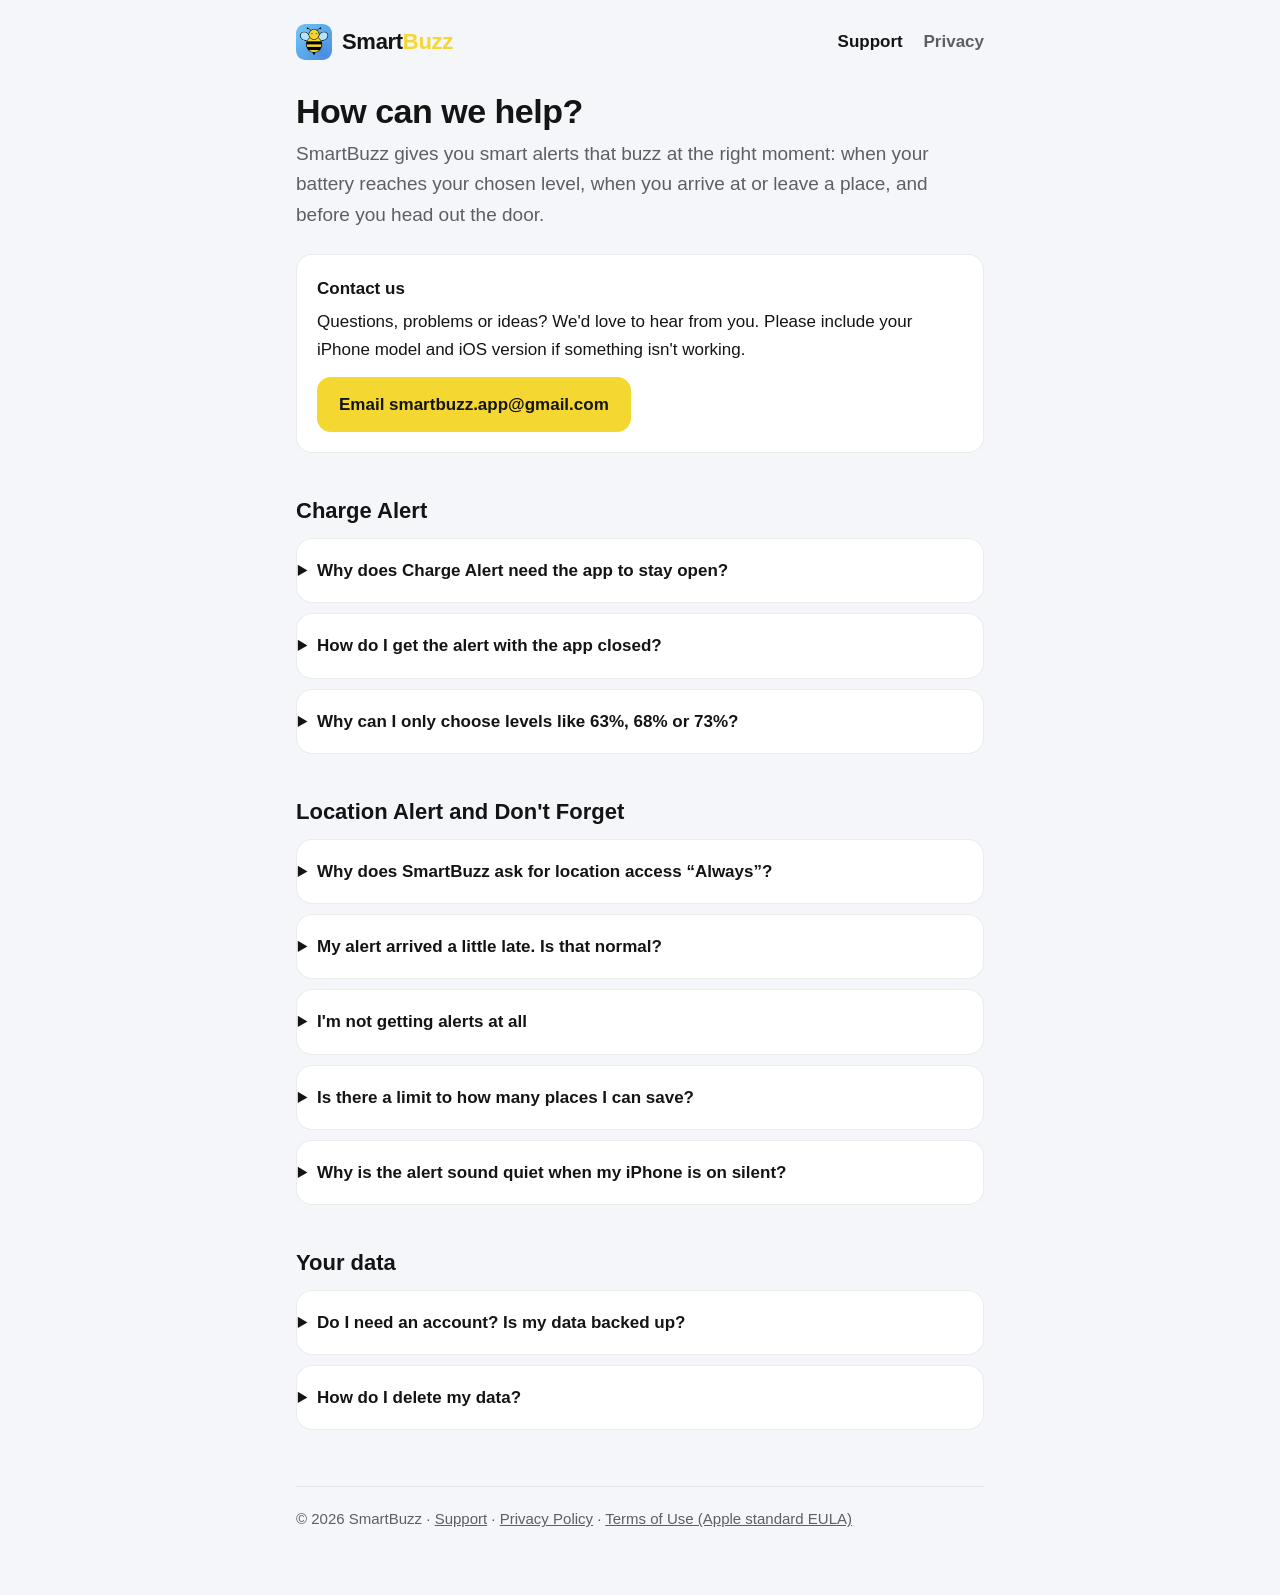
<file: index.html>
<!doctype html>
<html lang="en-GB">
<head>
  <meta charset="utf-8">
  <meta name="viewport" content="width=device-width, initial-scale=1">
  <title>SmartBuzz Support</title>
  <meta name="description" content="Help and support for SmartBuzz: Charge Alert, Location Alert and Don't Forget for iPhone.">
  <link rel="icon" href="assets/logo.png">
  <link rel="stylesheet" href="assets/style.css">
</head>
<body>
  <div class="wrap">
    <header class="site">
      <a class="brand" href="./"><img src="assets/logo.png" alt=""><span>Smart<span class="buzz">Buzz</span></span></a>
      <nav>
        <a href="./" aria-current="page">Support</a>
        <a href="privacy/">Privacy</a>
      </nav>
    </header>

    <main>
      <h1>How can we help?</h1>
      <p class="lede">SmartBuzz gives you smart alerts that buzz at the right moment: when your battery reaches your chosen level, when you arrive at or leave a place, and before you head out the door.</p>

      <div class="card">
        <strong>Contact us</strong>
        <p style="margin: 6px 0 14px;">Questions, problems or ideas? We'd love to hear from you. Please include your iPhone model and iOS version if something isn't working.</p>
        <a class="button" href="mailto:smartbuzz.app@gmail.com?subject=SmartBuzz%20support">Email smartbuzz.app@gmail.com</a>
      </div>

      <h2>Charge Alert</h2>
      <details>
        <summary>Why does Charge Alert need the app to stay open?</summary>
        <p>iOS doesn't let apps check the battery level in the background. Tap <strong>Start Charge Alert</strong> and SmartBuzz shows a dimmed Charging Mode screen that keeps your iPhone awake, so it can alert you at your chosen level. To be alerted with the app closed, set up the Shortcuts automation below.</p>
      </details>
      <details>
        <summary>How do I get the alert with the app closed?</summary>
        <ol>
          <li>Open the <strong>Shortcuts</strong> app and tap <strong>Automation</strong>.</li>
          <li>Tap <strong>New Automation</strong>, then choose <strong>Battery Level</strong>.</li>
          <li>Choose <strong>Rises Above</strong>, set your level and select <strong>Run Immediately</strong>.</li>
          <li>Add the <strong>SmartBuzz Charge Alert</strong> action and tap <strong>Done</strong>.</li>
        </ol>
        <p>Tip: turn off <strong>Notify When Run</strong> so you only see the SmartBuzz alert.</p>
      </details>
      <details>
        <summary>Why can I only choose levels like 63%, 68% or 73%?</summary>
        <p>iOS reports the battery level in 5% steps, so alert levels follow the same steps. The highest choice is 98% because 100% isn't always reported accurately.</p>
      </details>

      <h2>Location Alert and Don't Forget</h2>
      <details>
        <summary>Why does SmartBuzz ask for location access “Always”?</summary>
        <p>So it can alert you when you arrive at or leave a saved place, even when the app is closed. SmartBuzz uses Apple's low-power region monitoring, not constant GPS, and your location never leaves your iPhone. See our <a href="privacy/">Privacy Policy</a>.</p>
      </details>
      <details>
        <summary>My alert arrived a little late. Is that normal?</summary>
        <p>Yes, a short delay is normal. iOS detects places using Wi-Fi and mobile signal, which are usually accurate to 50–100 m, so alerts typically arrive within a minute or two of crossing the edge of the area. A bigger radius makes alerts earlier and more reliable. Don't Forget reminders arrive once you're outside the area, so for things like the stove, check before you go.</p>
      </details>
      <details>
        <summary>I'm not getting alerts at all</summary>
        <ul>
          <li>Settings › SmartBuzz › Location: choose <strong>Always</strong> and turn on <strong>Precise Location</strong>.</li>
          <li>Settings › SmartBuzz › Notifications: turn on <strong>Allow Notifications</strong> and <strong>Time Sensitive Notifications</strong>.</li>
          <li>Check that a Focus mode isn't silencing SmartBuzz.</li>
          <li>Make sure the place or checklist isn't paused, and that today is one of its chosen days.</li>
          <li>Low Power Mode can delay location alerts slightly.</li>
        </ul>
      </details>
      <details>
        <summary>Is there a limit to how many places I can save?</summary>
        <p>No. iOS watches up to 20 places at a time for each app, so if you save more than that, SmartBuzz automatically keeps the nearest ones active as you move.</p>
      </details>
      <details>
        <summary>Why is the alert sound quiet when my iPhone is on silent?</summary>
        <p>When SmartBuzz is open, alerts play even on silent. When it's closed, alerts arrive as notifications, which follow your iPhone's ring/silent switch and Focus settings.</p>
      </details>

      <h2>Your data</h2>
      <details>
        <summary>Do I need an account? Is my data backed up?</summary>
        <p>No account is needed, and everything stays on your iPhone. Your iPhone's own iCloud or computer backup includes SmartBuzz data. Optional sign-in and sync may come in a future update.</p>
      </details>
      <details>
        <summary>How do I delete my data?</summary>
        <p>Delete places and checklists in the app, or delete the app to remove everything. We don't hold any copy of your data.</p>
      </details>
    </main>

    <footer class="site">
      © 2026 SmartBuzz · <a href="./">Support</a> · <a href="privacy/">Privacy Policy</a> · <a href="https://www.apple.com/legal/internet-services/itunes/dev/stdeula/">Terms of Use (Apple standard EULA)</a>
    </footer>
  </div>
</body>
</html>
</file>
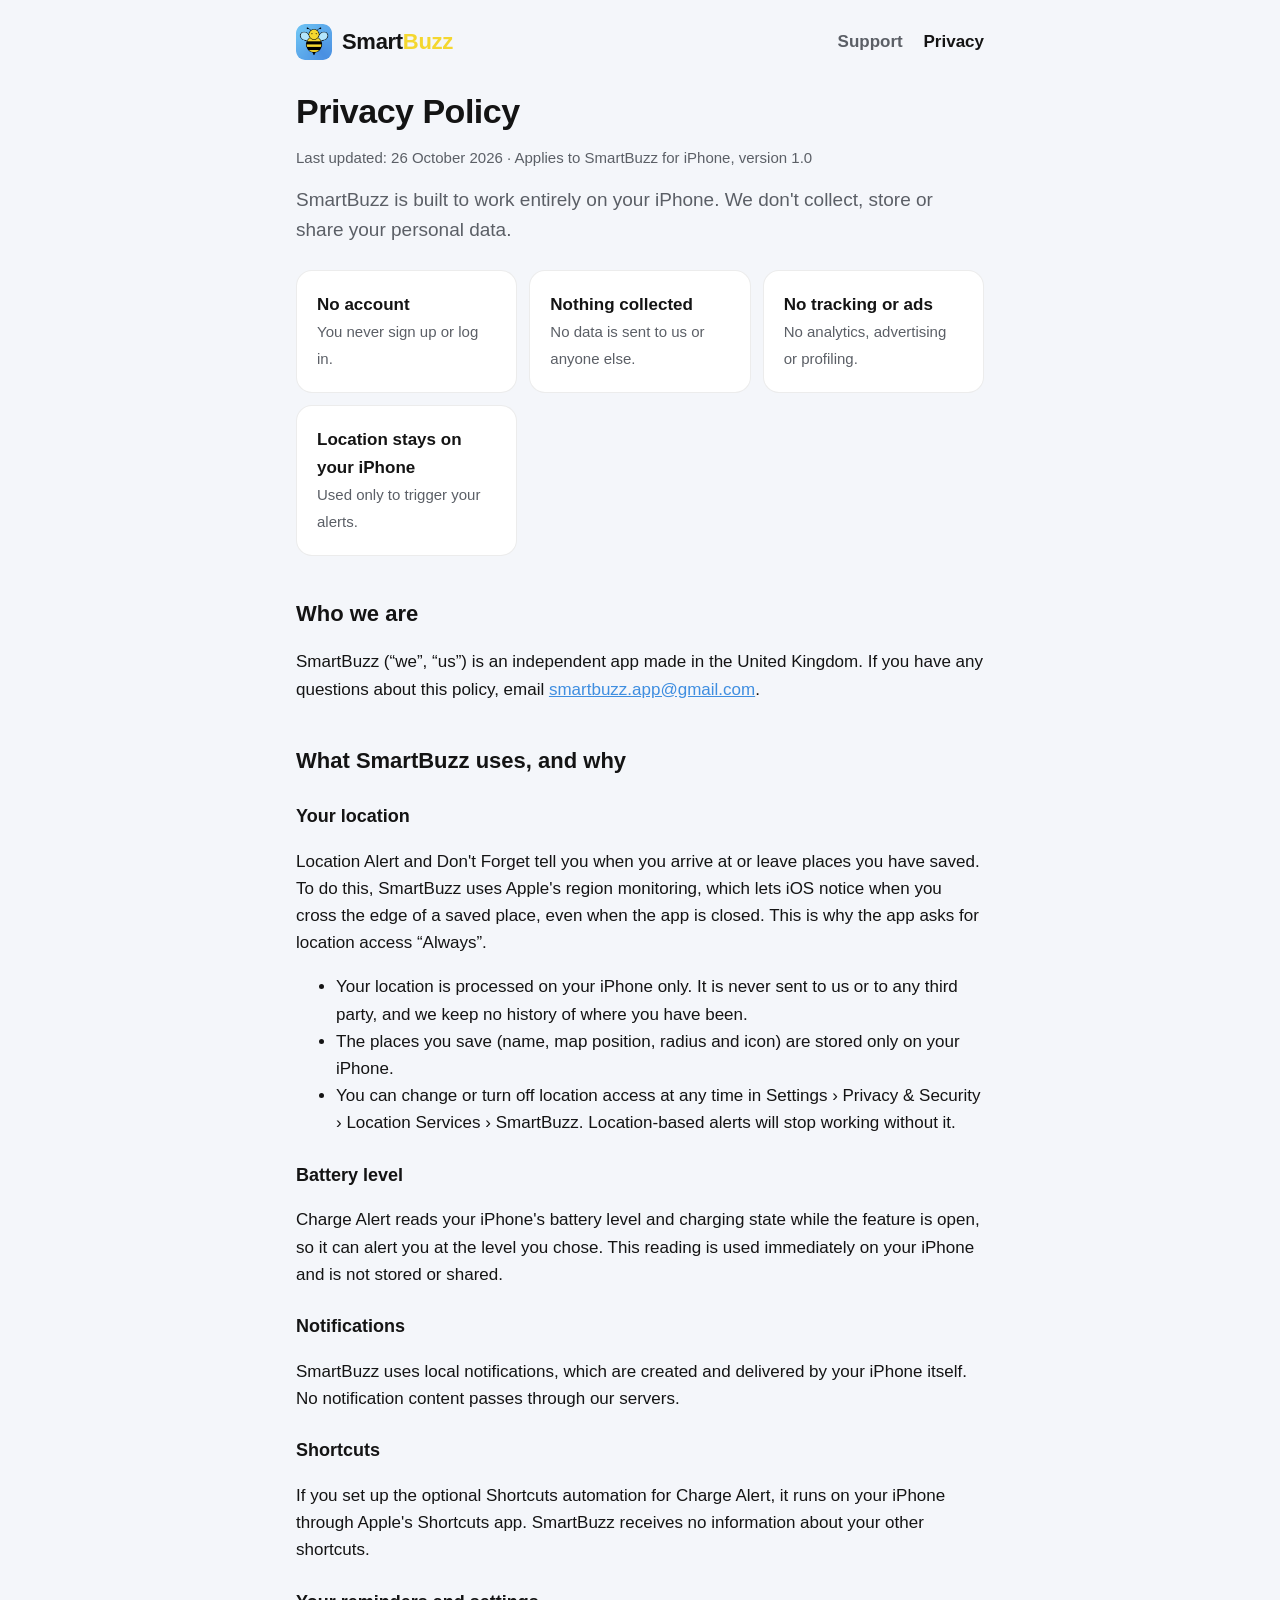
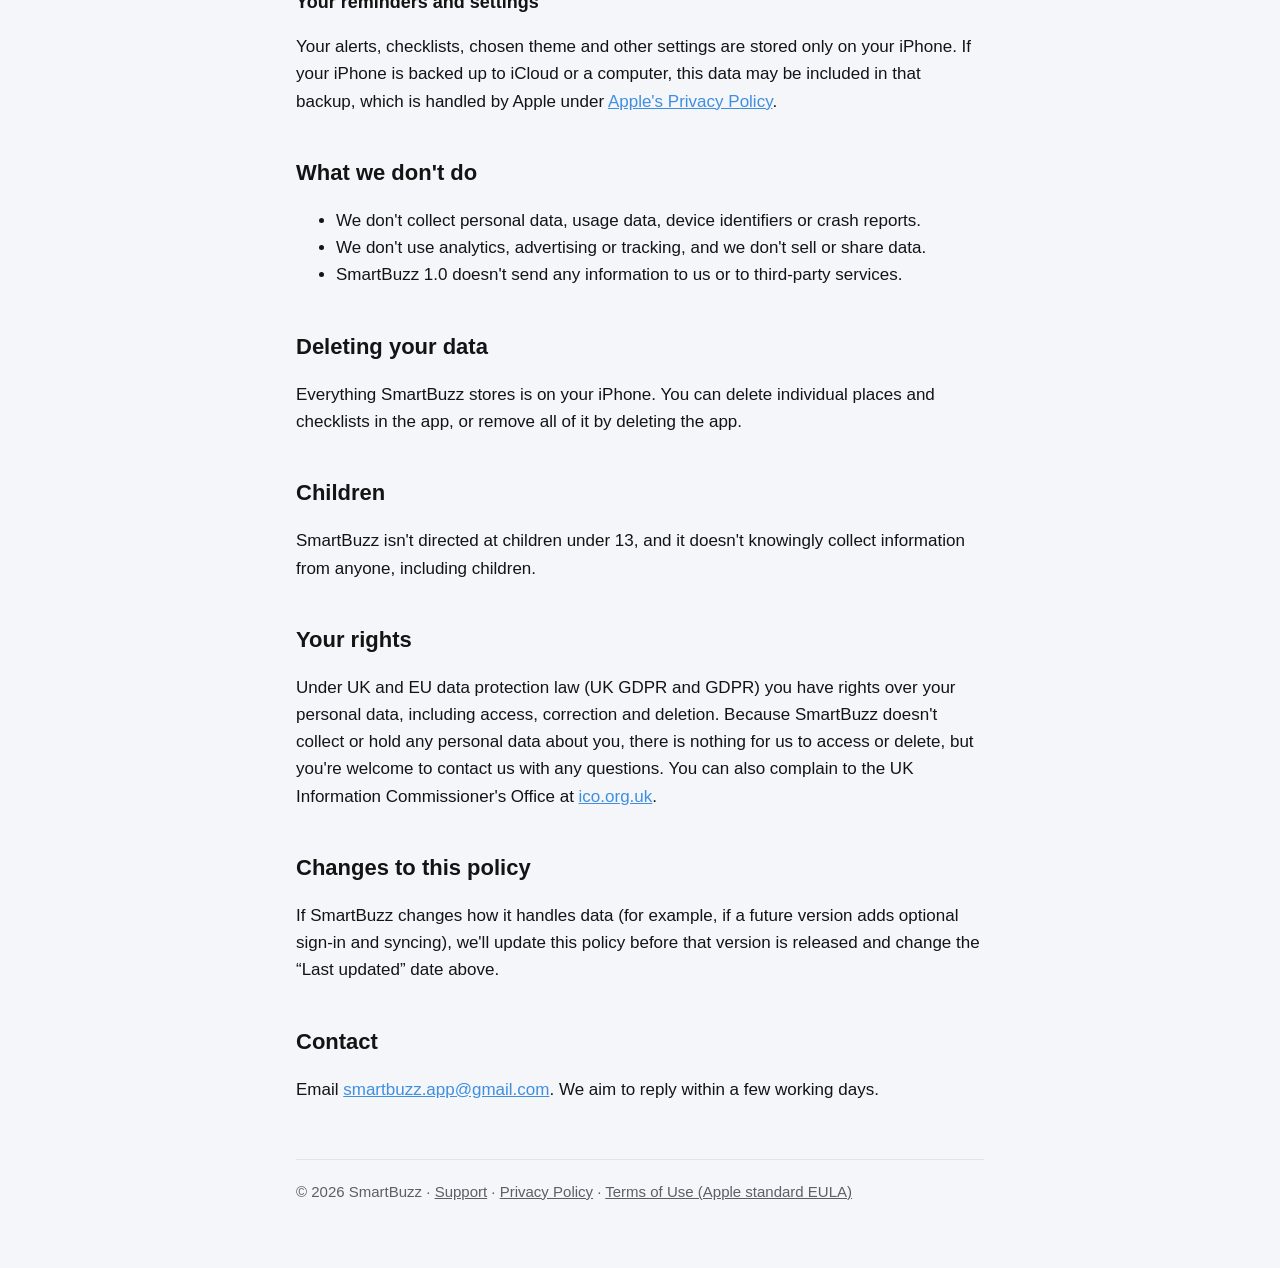
<file: privacy/index.html>
<!doctype html>
<html lang="en-GB">
<head>
  <meta charset="utf-8">
  <meta name="viewport" content="width=device-width, initial-scale=1">
  <title>Privacy Policy · SmartBuzz</title>
  <meta name="description" content="SmartBuzz privacy policy: no account, no data collected, location used only on your iPhone.">
  <link rel="icon" href="../assets/logo.png">
  <link rel="stylesheet" href="../assets/style.css">
</head>
<body>
  <div class="wrap">
    <header class="site">
      <a class="brand" href="../"><img src="../assets/logo.png" alt=""><span>Smart<span class="buzz">Buzz</span></span></a>
      <nav>
        <a href="../">Support</a>
        <a href="./" aria-current="page">Privacy</a>
      </nav>
    </header>

    <main>
      <h1>Privacy Policy</h1>
      <p class="meta">Last updated: 26 October 2026 · Applies to SmartBuzz for iPhone, version 1.0</p>

      <p class="lede">SmartBuzz is built to work entirely on your iPhone. We don't collect, store or share your personal data.</p>

      <div class="summary">
        <div class="card"><strong>No account</strong><span>You never sign up or log in.</span></div>
        <div class="card"><strong>Nothing collected</strong><span>No data is sent to us or anyone else.</span></div>
        <div class="card"><strong>No tracking or ads</strong><span>No analytics, advertising or profiling.</span></div>
        <div class="card"><strong>Location stays on your iPhone</strong><span>Used only to trigger your alerts.</span></div>
      </div>

      <h2>Who we are</h2>
      <p>SmartBuzz (“we”, “us”) is an independent app made in the United Kingdom. If you have any questions about this policy, email <a href="mailto:smartbuzz.app@gmail.com">smartbuzz.app@gmail.com</a>.</p>

      <h2>What SmartBuzz uses, and why</h2>

      <h3>Your location</h3>
      <p>Location Alert and Don't Forget tell you when you arrive at or leave places you have saved. To do this, SmartBuzz uses Apple's region monitoring, which lets iOS notice when you cross the edge of a saved place, even when the app is closed. This is why the app asks for location access “Always”.</p>
      <ul>
        <li>Your location is processed on your iPhone only. It is never sent to us or to any third party, and we keep no history of where you have been.</li>
        <li>The places you save (name, map position, radius and icon) are stored only on your iPhone.</li>
        <li>You can change or turn off location access at any time in Settings › Privacy &amp; Security › Location Services › SmartBuzz. Location-based alerts will stop working without it.</li>
      </ul>

      <h3>Battery level</h3>
      <p>Charge Alert reads your iPhone's battery level and charging state while the feature is open, so it can alert you at the level you chose. This reading is used immediately on your iPhone and is not stored or shared.</p>

      <h3>Notifications</h3>
      <p>SmartBuzz uses local notifications, which are created and delivered by your iPhone itself. No notification content passes through our servers.</p>

      <h3>Shortcuts</h3>
      <p>If you set up the optional Shortcuts automation for Charge Alert, it runs on your iPhone through Apple's Shortcuts app. SmartBuzz receives no information about your other shortcuts.</p>

      <h3>Your reminders and settings</h3>
      <p>Your alerts, checklists, chosen theme and other settings are stored only on your iPhone. If your iPhone is backed up to iCloud or a computer, this data may be included in that backup, which is handled by Apple under <a href="https://www.apple.com/legal/privacy/">Apple's Privacy Policy</a>.</p>

      <h2>What we don't do</h2>
      <ul>
        <li>We don't collect personal data, usage data, device identifiers or crash reports.</li>
        <li>We don't use analytics, advertising or tracking, and we don't sell or share data.</li>
        <li>SmartBuzz 1.0 doesn't send any information to us or to third-party services.</li>
      </ul>

      <h2>Deleting your data</h2>
      <p>Everything SmartBuzz stores is on your iPhone. You can delete individual places and checklists in the app, or remove all of it by deleting the app.</p>

      <h2>Children</h2>
      <p>SmartBuzz isn't directed at children under 13, and it doesn't knowingly collect information from anyone, including children.</p>

      <h2>Your rights</h2>
      <p>Under UK and EU data protection law (UK GDPR and GDPR) you have rights over your personal data, including access, correction and deletion. Because SmartBuzz doesn't collect or hold any personal data about you, there is nothing for us to access or delete, but you're welcome to contact us with any questions. You can also complain to the UK Information Commissioner's Office at <a href="https://ico.org.uk">ico.org.uk</a>.</p>

      <h2>Changes to this policy</h2>
      <p>If SmartBuzz changes how it handles data (for example, if a future version adds optional sign-in and syncing), we'll update this policy before that version is released and change the “Last updated” date above.</p>

      <h2>Contact</h2>
      <p>Email <a href="mailto:smartbuzz.app@gmail.com">smartbuzz.app@gmail.com</a>. We aim to reply within a few working days.</p>
    </main>

    <footer class="site">
      © 2026 SmartBuzz · <a href="../">Support</a> · <a href="./">Privacy Policy</a> · <a href="https://www.apple.com/legal/internet-services/itunes/dev/stdeula/">Terms of Use (Apple standard EULA)</a>
    </footer>
  </div>
</body>
</html>
</file>
<file: assets/style.css>
:root {
  --honey: #F4D730;
  --honey-deep: #8A6400;
  --sky: #3F8EE0;
  --ink: #141414;
  --muted: #5B5F66;
  --canvas: #F4F6FA;
  --surface: #FFFFFF;
  --border: rgba(20, 20, 20, 0.08);
  --radius: 16px;
  color-scheme: light dark;
}

@media (prefers-color-scheme: dark) {
  :root {
    --honey-deep: #F4D730;
    --sky: #6CB4F0;
    --ink: #F4F4F5;
    --muted: #A1A6AE;
    --canvas: #0B0B0C;
    --surface: #18181B;
    --border: rgba(255, 255, 255, 0.1);
  }
}

* { box-sizing: border-box; }

html { -webkit-text-size-adjust: 100%; }

body {
  margin: 0;
  background: var(--canvas);
  color: var(--ink);
  font-family: ui-rounded, "SF Pro Rounded", -apple-system, BlinkMacSystemFont, "Segoe UI", Roboto, sans-serif;
  font-size: 17px;
  line-height: 1.6;
}

.wrap {
  max-width: 720px;
  margin: 0 auto;
  padding: 24px 16px 64px;
}

header.site {
  display: flex;
  align-items: center;
  justify-content: space-between;
  gap: 12px;
  margin-bottom: 32px;
}

.brand {
  display: flex;
  align-items: center;
  gap: 10px;
  color: var(--ink);
  text-decoration: none;
  font-weight: 900;
  font-size: 22px;
  letter-spacing: -0.3px;
}

.brand img { width: 36px; height: 36px; border-radius: 9px; }
.brand .buzz { color: var(--honey); }

nav a {
  color: var(--muted);
  text-decoration: none;
  font-weight: 600;
  margin-left: 16px;
}
nav a[aria-current="page"], nav a:hover { color: var(--ink); }

h1 { font-size: 34px; line-height: 1.15; margin: 0 0 8px; letter-spacing: -0.5px; }
h2 { font-size: 22px; margin: 40px 0 8px; }
h3 { font-size: 18px; margin: 24px 0 4px; }

p, li { color: var(--ink); }
.lede { color: var(--muted); font-size: 19px; margin: 0 0 24px; }
.meta { color: var(--muted); font-size: 15px; }

a { color: var(--sky); }

.card {
  background: var(--surface);
  border: 1px solid var(--border);
  border-radius: var(--radius);
  padding: 20px;
  margin: 16px 0;
}

.summary {
  display: grid;
  grid-template-columns: repeat(auto-fit, minmax(200px, 1fr));
  gap: 12px;
  margin: 24px 0;
}
.summary .card { margin: 0; }
.summary strong { display: block; font-size: 17px; }
.summary span { color: var(--muted); font-size: 15px; }

.button {
  display: inline-block;
  background: var(--honey);
  color: #141414;
  font-weight: 700;
  text-decoration: none;
  padding: 14px 22px;
  border-radius: 14px;
}

details {
  background: var(--surface);
  border: 1px solid var(--border);
  border-radius: var(--radius);
  padding: 4px 20px;
  margin: 10px 0;
}
summary {
  cursor: pointer;
  font-weight: 700;
  padding: 14px 0;
  list-style-position: outside;
}
details[open] summary { border-bottom: 1px solid var(--border); margin-bottom: 8px; }

footer.site {
  margin-top: 56px;
  padding-top: 20px;
  border-top: 1px solid var(--border);
  color: var(--muted);
  font-size: 15px;
}
footer.site a { color: var(--muted); }

@media (max-width: 480px) {
  h1 { font-size: 28px; }
  nav a { margin-left: 12px; }
}
</file>
